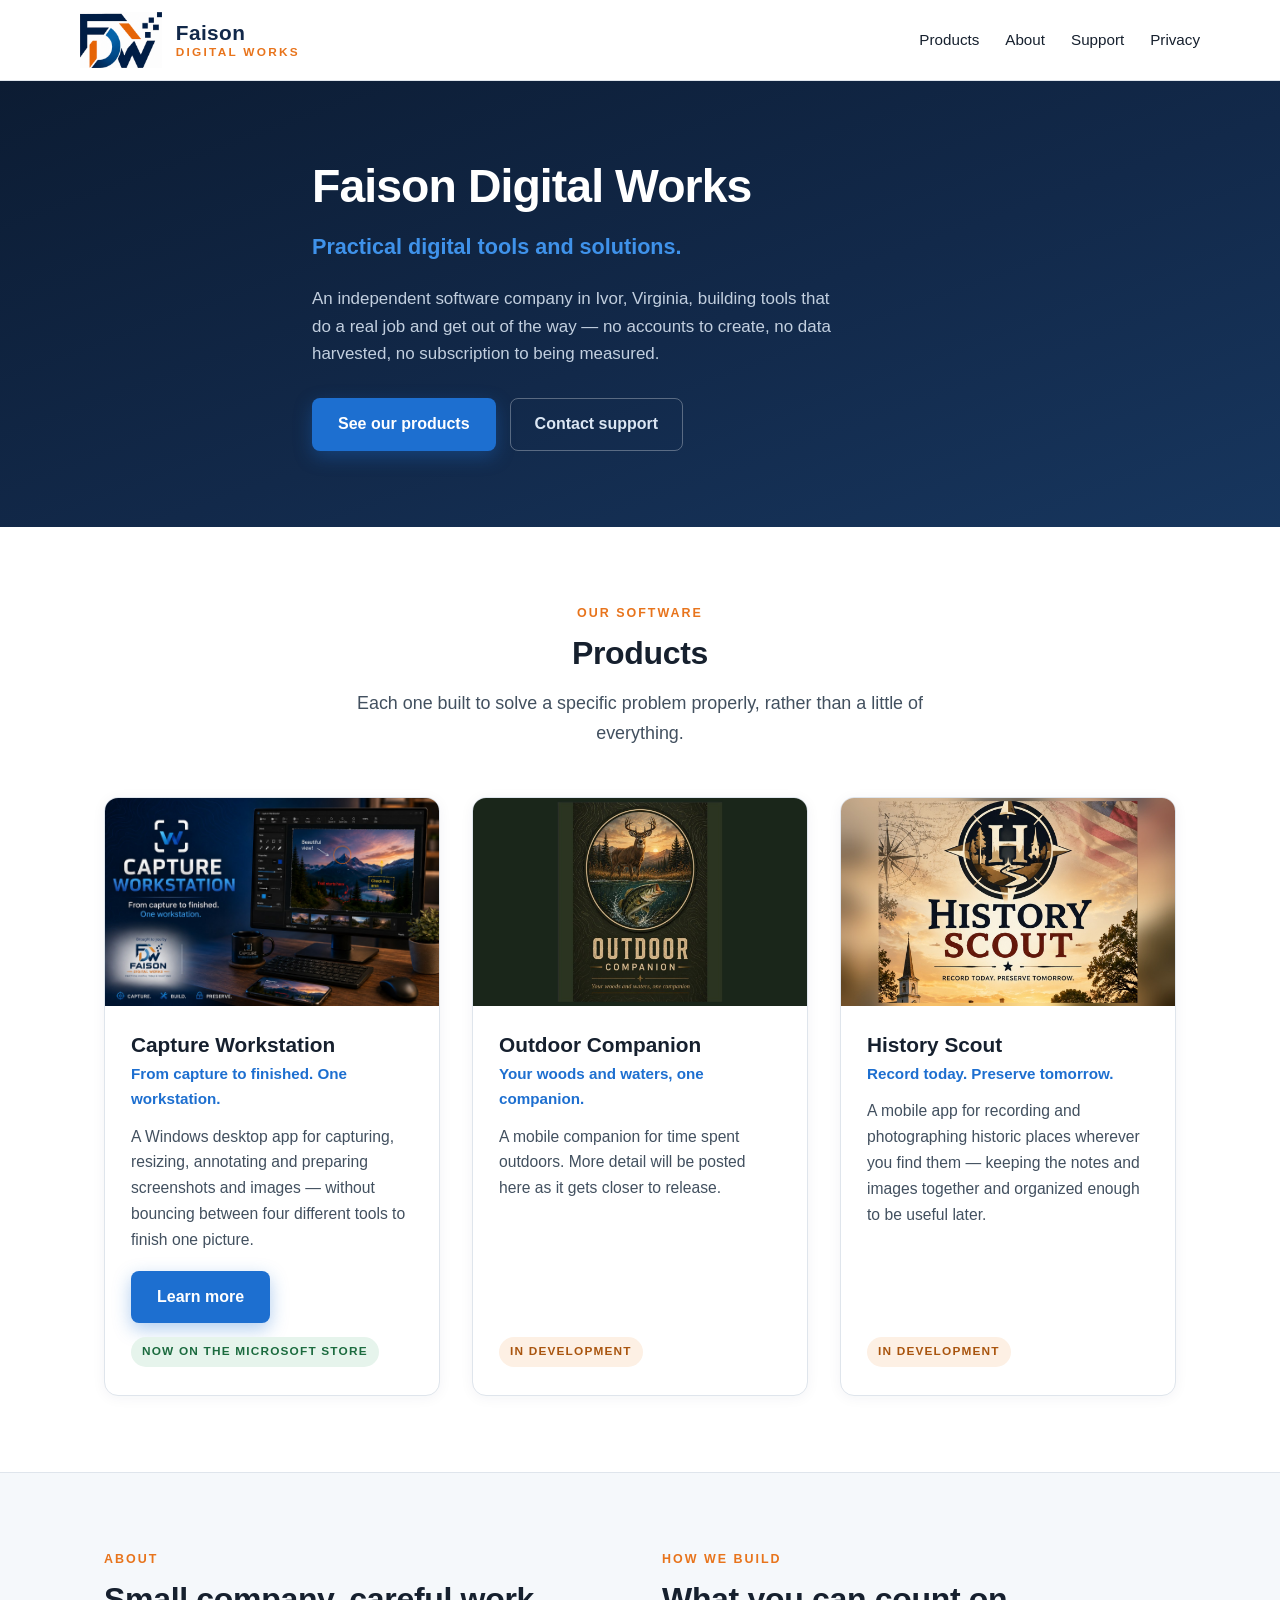
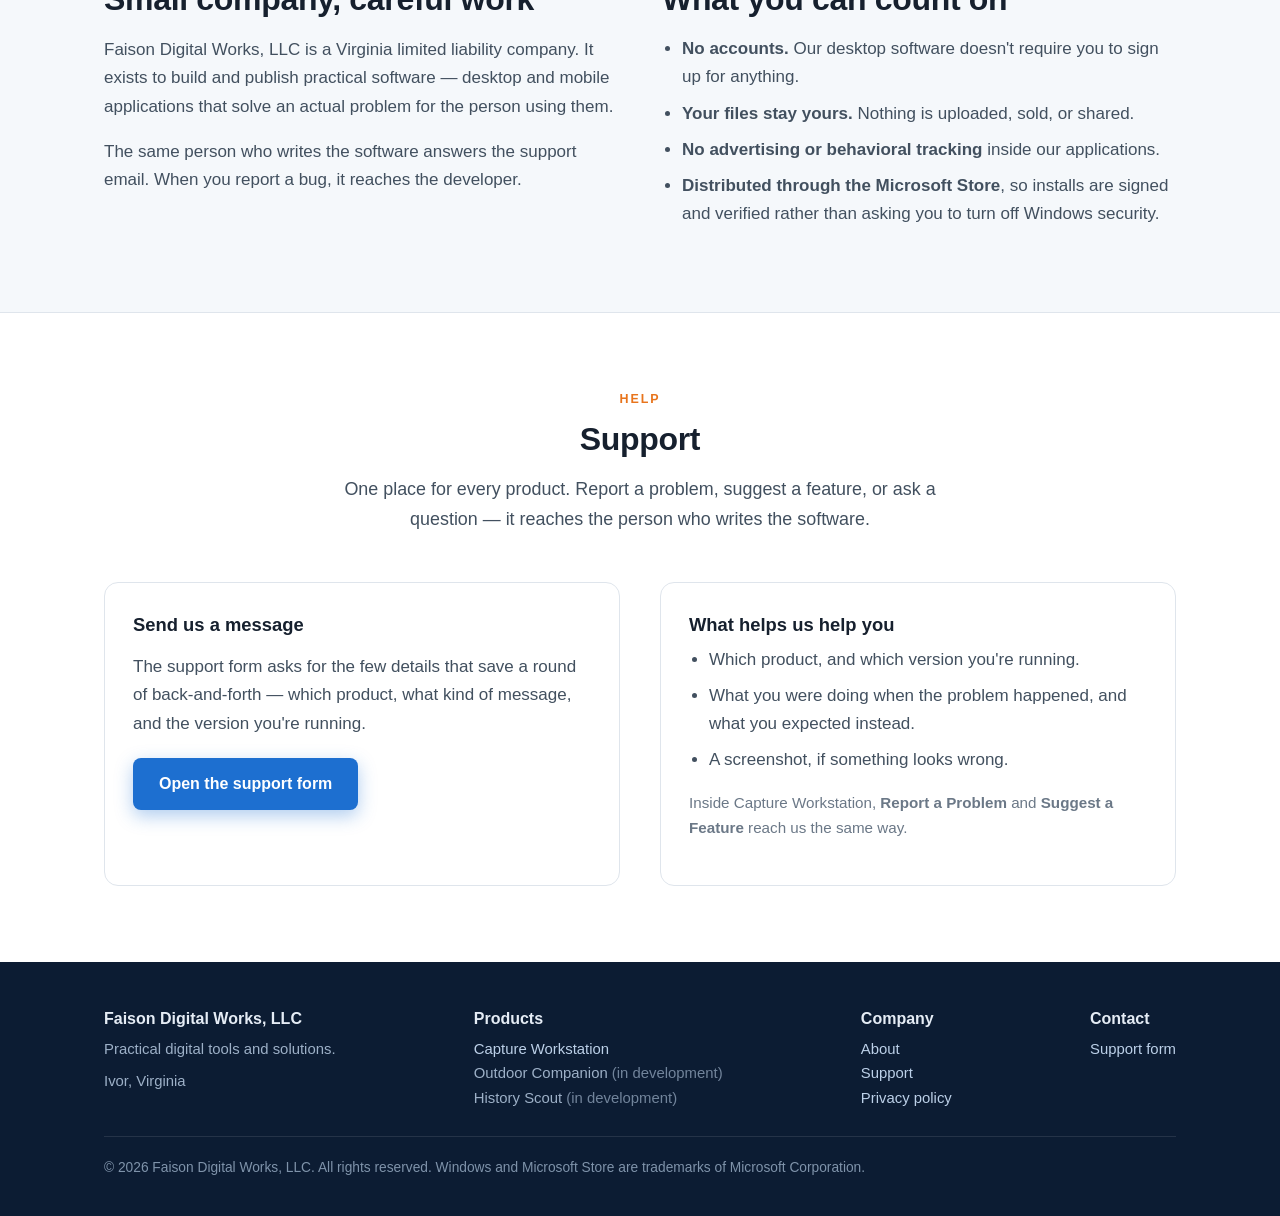
<file: index.html>
<!DOCTYPE html>
<html lang="en">
<head>
<meta charset="utf-8">
<meta name="viewport" content="width=device-width, initial-scale=1">
<title>Faison Digital Works, LLC — Practical digital tools and solutions</title>
<meta name="description" content="Faison Digital Works, LLC builds practical Windows and mobile applications, including Capture Workstation. Independent software from Ivor, Virginia.">
<link rel="icon" href="img/fdw-logo.png">
<link rel="stylesheet" href="style.css">
</head>
<body>

<header>
  <div class="wrap bar">
    <a class="brand" href="index.html"><img src="img/fdw-mark.png" alt=""><span class="bn"><b>Faison</b><span>Digital Works</span></span></a>
    <nav>
      <ul>
        <li><a href="#products">Products</a></li>
        <li><a href="#about">About</a></li>
        <li><a href="support.html">Support</a></li>
        <li><a href="privacy.html">Privacy</a></li>
      </ul>
    </nav>
  </div>
</header>

<div class="hero">
  <div class="wrap hero-center">
    <h1>Faison Digital Works</h1>
    <p class="tag">Practical digital tools and solutions.</p>
    <p>An independent software company in Ivor, Virginia, building tools that do a real job and get out of the way — no accounts to create, no data harvested, no subscription to being measured.</p>
    <div class="cta-row">
      <a class="btn" href="#products">See our products</a>
      <a class="btn-ghost" href="support.html">Contact support</a>
    </div>
  </div>
</div>

<section id="products">
  <div class="wrap">
    <div class="section-head">
      <p class="eyebrow">Our software</p>
      <h2>Products</h2>
      <p class="lead">Each one built to solve a specific problem properly, rather than a little of everything.</p>
    </div>

    <div class="products">

      <article class="product">
        <div class="thumb"><img src="img/hero.jpg" alt="Capture Workstation"></div>
        <div class="body">
          <h3>Capture Workstation</h3>
          <p class="kicker">From capture to finished. One workstation.</p>
          <p>A Windows desktop app for capturing, resizing, annotating and preparing screenshots and images — without bouncing between four different tools to finish one picture.</p>
          <div class="foot">
            <a class="btn" href="capture-workstation.html">Learn more</a>
            <a class="badge badge-live" href="https://apps.microsoft.com/detail/9plr3jsb3f2g">Now on the Microsoft Store</a>
          </div>
        </div>
      </article>

      <article class="product">
        <div class="thumb"><img src="img/outdoor-companion.jpg" alt="Outdoor Companion"></div>
        <div class="body">
          <h3>Outdoor Companion</h3>
          <p class="kicker">Your woods and waters, one companion.</p>
          <p>A mobile companion for time spent outdoors. More detail will be posted here as it gets closer to release.</p>
          <div class="foot">
            <span class="badge badge-soon">In development</span>
          </div>
        </div>
      </article>

      <article class="product">
        <div class="thumb"><img src="img/history-scout.jpg" alt="History Scout"></div>
        <div class="body">
          <h3>History Scout</h3>
          <p class="kicker">Record today. Preserve tomorrow.</p>
          <p>A mobile app for recording and photographing historic places wherever you find them — keeping the notes and images together and organized enough to be useful later.</p>
          <div class="foot">
            <span class="badge badge-soon">In development</span>
          </div>
        </div>
      </article>

    </div>
  </div>
</section>

<section class="soft" id="about">
  <div class="wrap">
    <div class="two-col">
      <div>
        <p class="eyebrow">About</p>
        <h2>Small company, careful work</h2>
        <p>Faison Digital Works, LLC is a Virginia limited liability company. It exists to build and publish practical software — desktop and mobile applications that solve an actual problem for the person using them.</p>
        <p>The same person who writes the software answers the support email. When you report a bug, it reaches the developer.</p>
      </div>
      <div>
        <p class="eyebrow">How we build</p>
        <h2>What you can count on</h2>
        <ul class="plain">
          <li><strong>No accounts.</strong> Our desktop software doesn't require you to sign up for anything.</li>
          <li><strong>Your files stay yours.</strong> Nothing is uploaded, sold, or shared.</li>
          <li><strong>No advertising or behavioral tracking</strong> inside our applications.</li>
          <li><strong>Distributed through the Microsoft Store</strong>, so installs are signed and verified rather than asking you to turn off Windows security.</li>
        </ul>
      </div>
    </div>
  </div>
</section>

<section id="support">
  <div class="wrap">
    <div class="section-head">
      <p class="eyebrow">Help</p>
      <h2>Support</h2>
      <p class="lead">One place for every product. Report a problem, suggest a feature, or ask a question — it reaches the person who writes the software.</p>
    </div>

    <div class="support-grid">
      <div class="panel">
        <h3>Send us a message</h3>
        <p>The support form asks for the few details that save a round of back-and-forth — which product, what kind of message, and the version you're running.</p>
        <p style="margin-top:20px"><a class="btn" href="support.html">Open the support form</a></p>
      </div>
      <div class="panel">
        <h3>What helps us help you</h3>
        <ul class="plain">
          <li>Which product, and which version you're running.</li>
          <li>What you were doing when the problem happened, and what you expected instead.</li>
          <li>A screenshot, if something looks wrong.</li>
        </ul>
        <p style="margin-top:16px;font-size:.95rem;color:var(--muted)">Inside Capture Workstation, <strong>Report a Problem</strong> and <strong>Suggest a Feature</strong> reach us the same way.</p>
      </div>
    </div>
  </div>
</section>

<footer>
  <div class="wrap">
    <div class="cols">
      <div>
        <div class="co">Faison Digital Works, LLC</div>
        <div>Practical digital tools and solutions.</div>
        <div style="margin-top:8px">Ivor, Virginia</div>
      </div>
      <div>
        <div class="co">Products</div>
        <div><a href="capture-workstation.html">Capture Workstation</a></div>
        <div>Outdoor Companion <span style="opacity:.7">(in development)</span></div>
        <div>History Scout <span style="opacity:.7">(in development)</span></div>
      </div>
      <div>
        <div class="co">Company</div>
        <div><a href="#about">About</a></div>
        <div><a href="support.html">Support</a></div>
        <div><a href="privacy.html">Privacy policy</a></div>
      </div>
      <div>
        <div class="co">Contact</div>
        <div><a href="support.html">Support form</a></div>
      </div>
    </div>
    <div class="fine">© 2026 Faison Digital Works, LLC. All rights reserved. Windows and Microsoft Store are trademarks of Microsoft Corporation.</div>
  </div>
</footer>

</body>
</html>
</file>
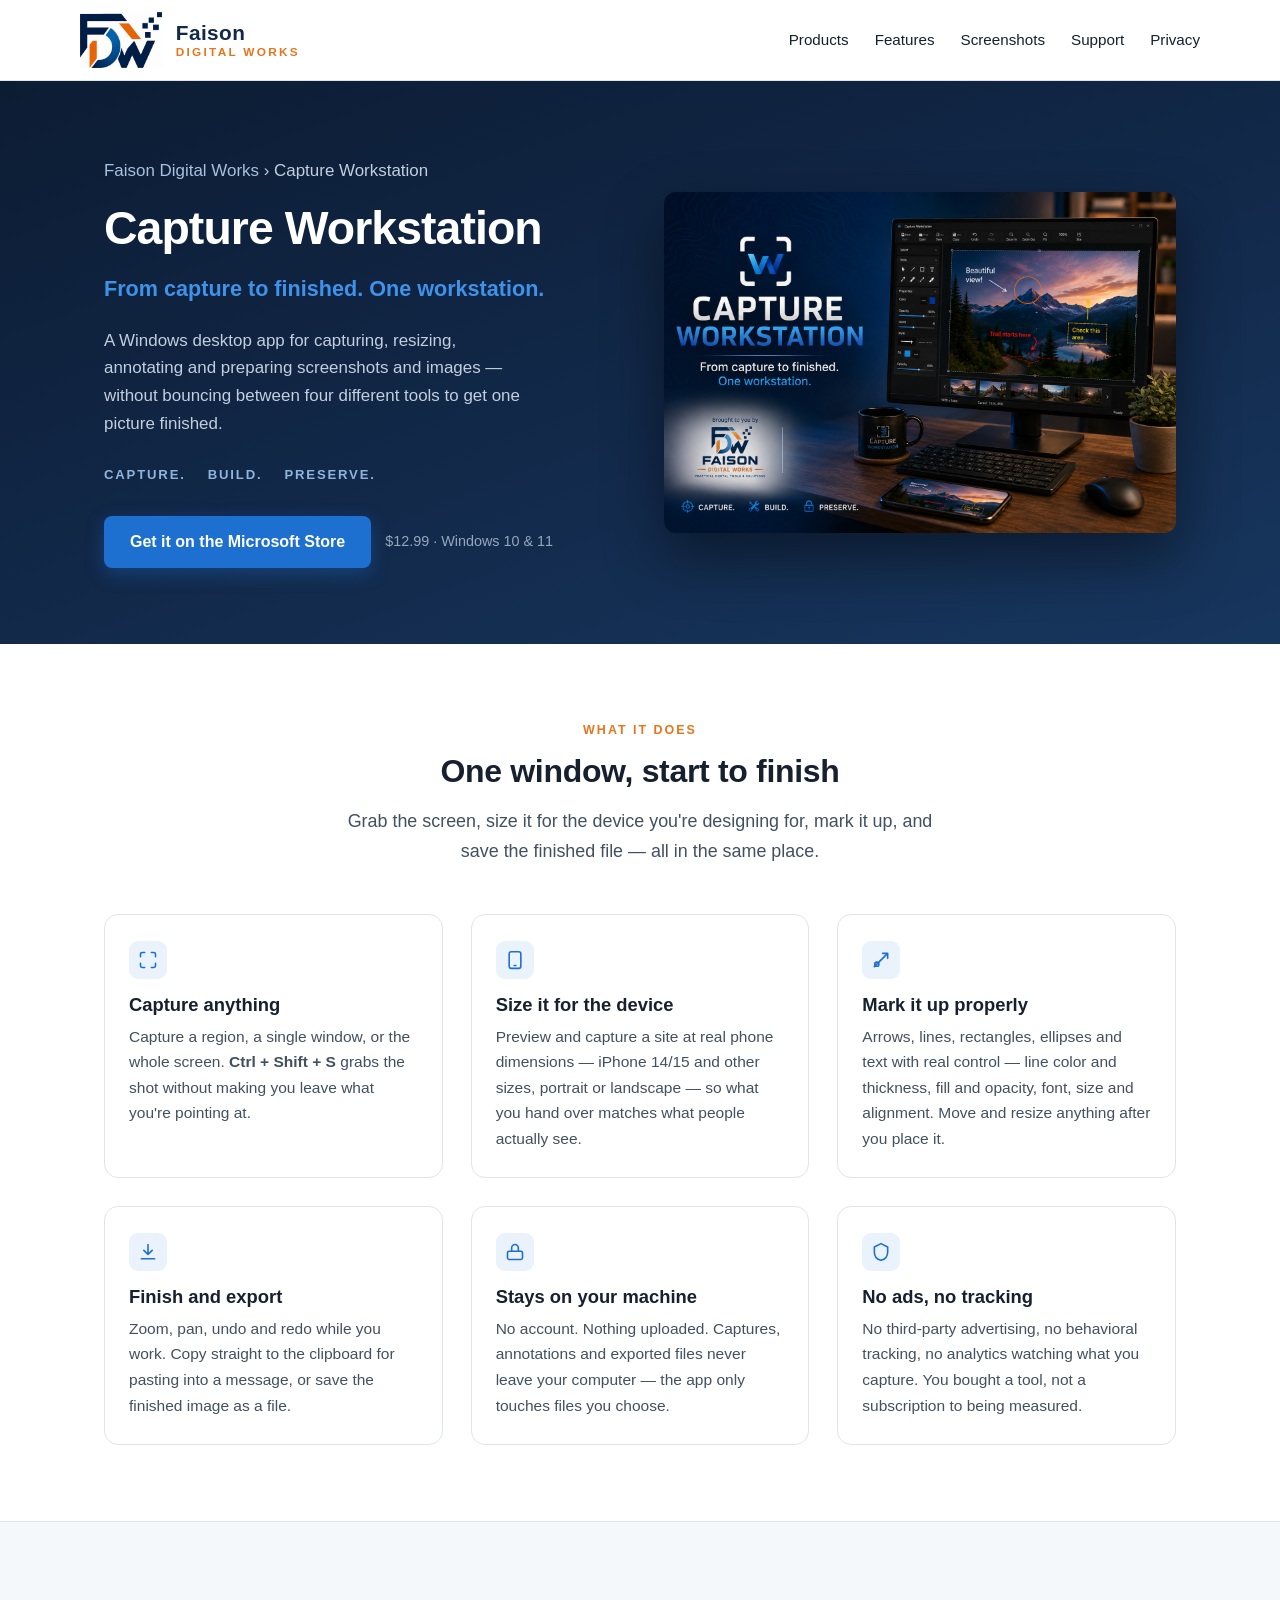
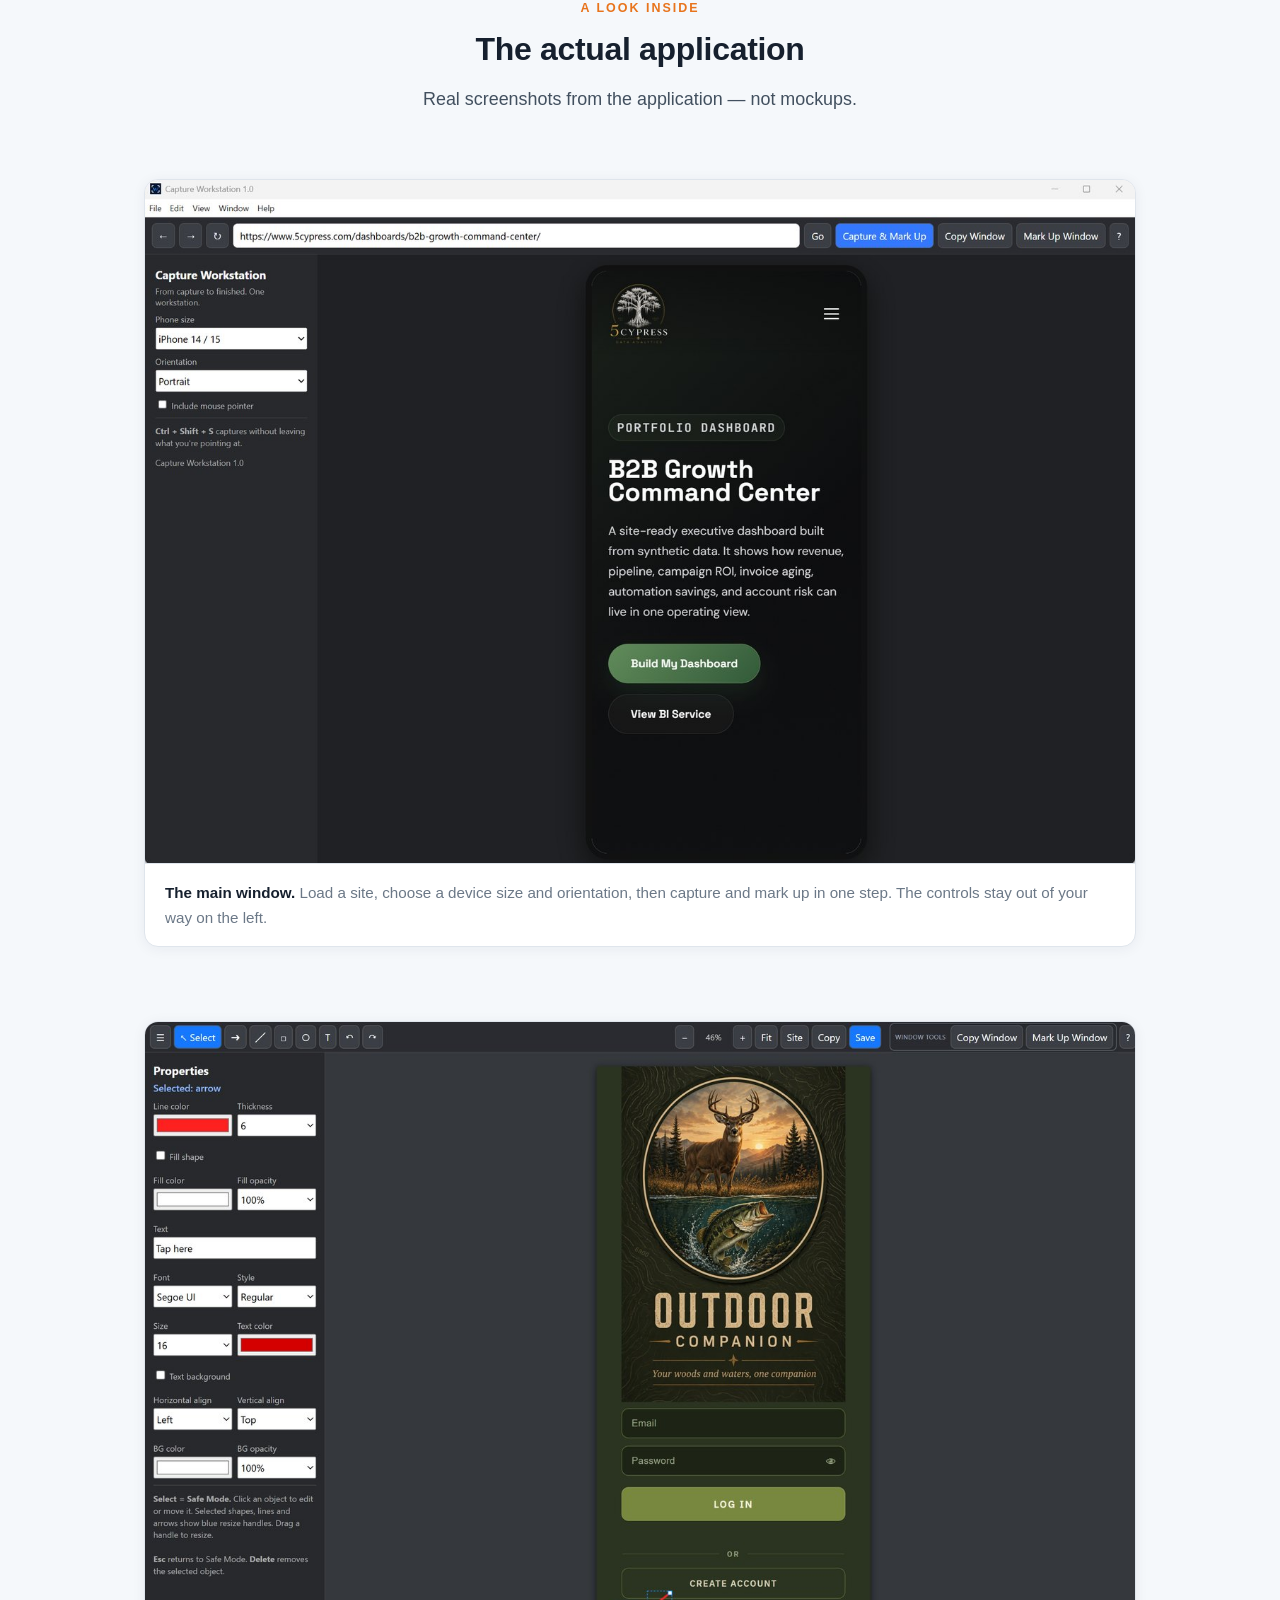
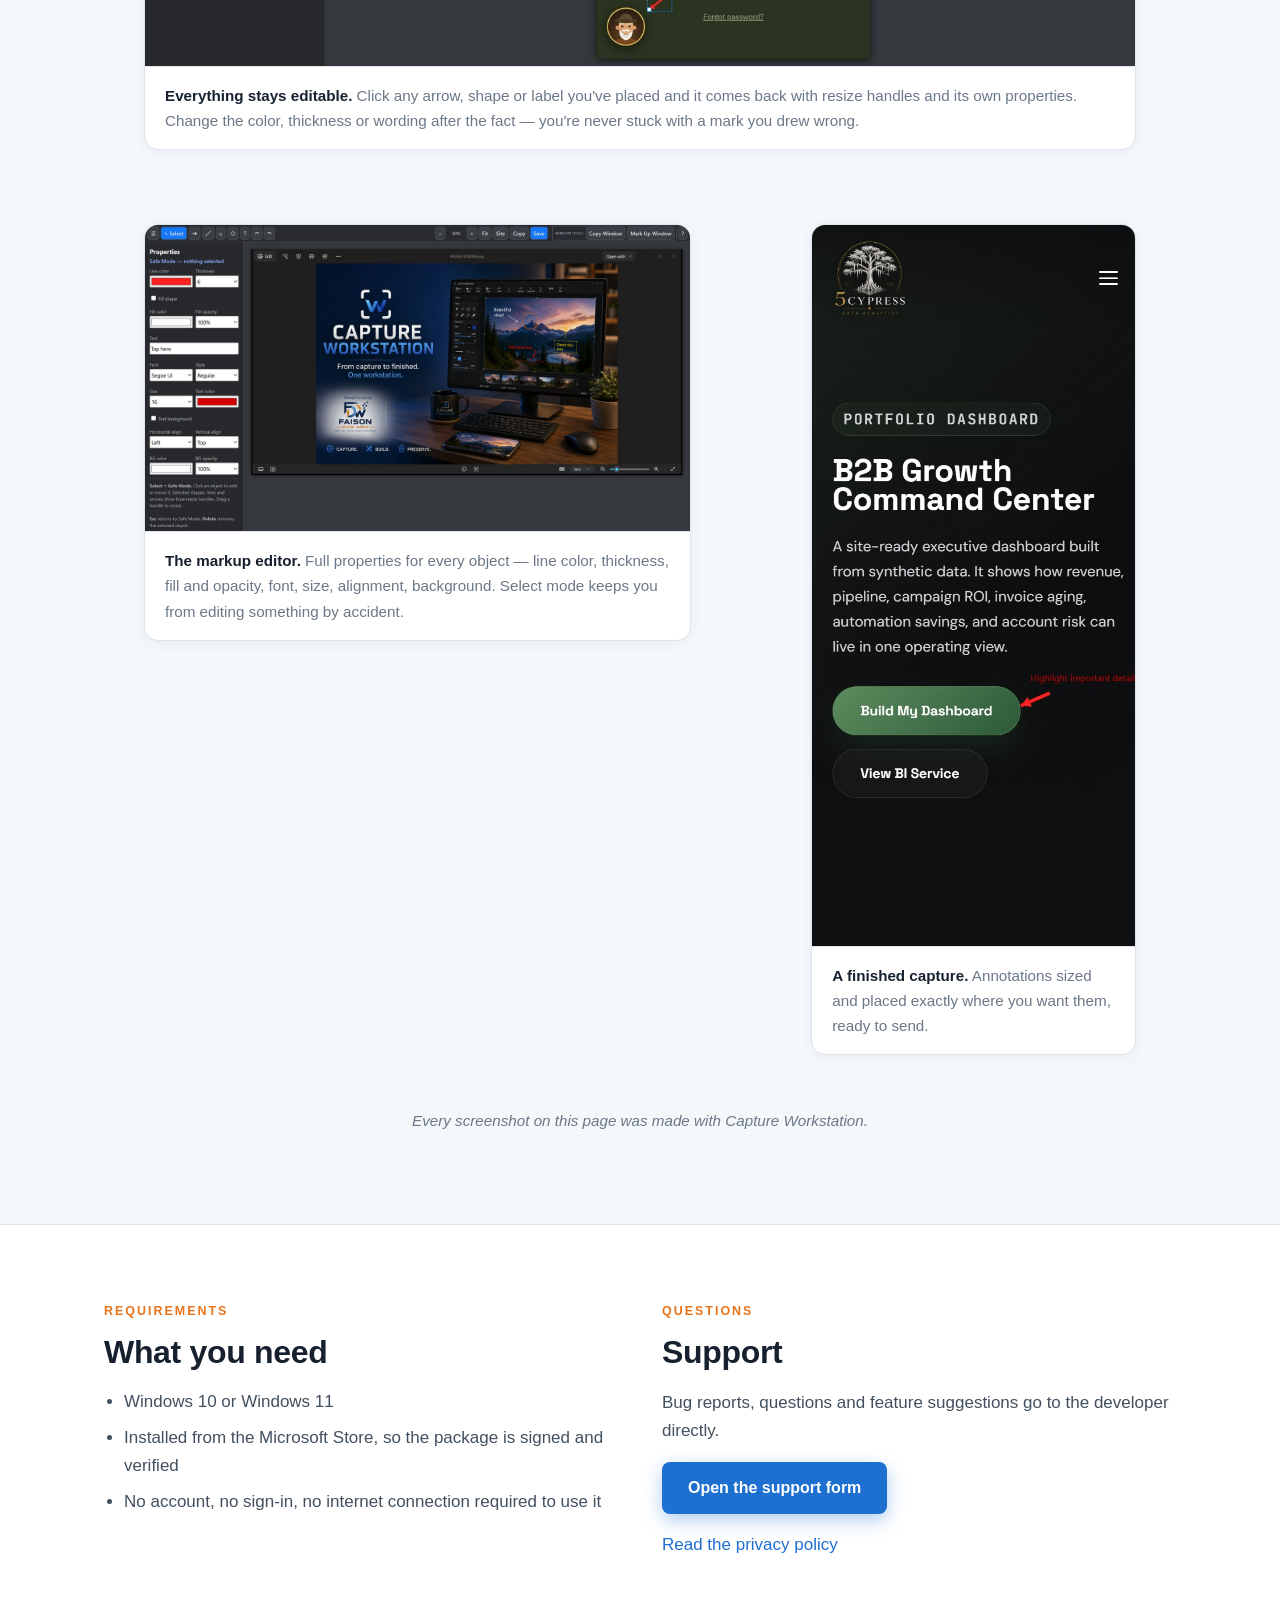
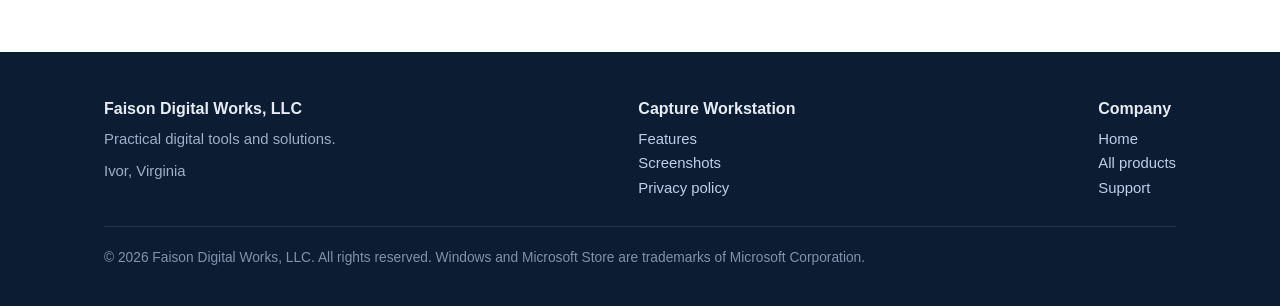
<file: capture-workstation.html>
<!DOCTYPE html>
<html lang="en">
<head>
<meta charset="utf-8">
<meta name="viewport" content="width=device-width, initial-scale=1">
<title>Capture Workstation — Faison Digital Works, LLC</title>
<meta name="description" content="Capture Workstation is a Windows app for capturing, resizing, annotating and preparing screenshots and images in one workspace. From Faison Digital Works, LLC.">
<link rel="icon" href="img/fdw-logo.png">
<link rel="stylesheet" href="style.css">
</head>
<body>

<header>
  <div class="wrap bar">
    <a class="brand" href="index.html"><img src="img/fdw-mark.png" alt=""><span class="bn"><b>Faison</b><span>Digital Works</span></span></a>
    <nav>
      <ul>
        <li><a href="index.html#products">Products</a></li>
        <li><a href="#features">Features</a></li>
        <li><a href="#screenshots">Screenshots</a></li>
        <li><a href="support.html">Support</a></li>
        <li><a href="privacy.html">Privacy</a></li>
      </ul>
    </nav>
  </div>
</header>

<div class="hero">
  <div class="wrap hero-grid">
    <div>
      <p class="crumb"><a href="index.html">Faison Digital Works</a> &rsaquo; Capture Workstation</p>
      <h1>Capture Workstation</h1>
      <p class="tag">From capture to finished. One workstation.</p>
      <p>A Windows desktop app for capturing, resizing, annotating and preparing screenshots and images — without bouncing between four different tools to get one picture finished.</p>
      <ul class="pills">
        <li>Capture.</li>
        <li>Build.</li>
        <li>Preserve.</li>
      </ul>
      <div class="cta-row">
        <a class="btn" href="https://apps.microsoft.com/detail/9plr3jsb3f2g">Get it on the Microsoft Store</a>
        <span class="btn-note">$12.99 &middot; Windows 10 &amp; 11</span>
      </div>
    </div>
    <div class="hero-img">
      <img src="img/hero.jpg" alt="Capture Workstation shown on a desktop monitor with an annotated photograph">
    </div>
  </div>
</div>

<section id="features">
  <div class="wrap">
    <div class="section-head">
      <p class="eyebrow">What it does</p>
      <h2>One window, start to finish</h2>
      <p class="lead">Grab the screen, size it for the device you're designing for, mark it up, and save the finished file — all in the same place.</p>
    </div>

    <div class="features">
      <div class="card">
        <div class="ico"><svg viewBox="0 0 24 24"><path d="M3 8V5a2 2 0 0 1 2-2h3M16 3h3a2 2 0 0 1 2 2v3M21 16v3a2 2 0 0 1-2 2h-3M8 21H5a2 2 0 0 1-2-2v-3"/></svg></div>
        <h3>Capture anything</h3>
        <p>Capture a region, a single window, or the whole screen. <strong>Ctrl + Shift + S</strong> grabs the shot without making you leave what you're pointing at.</p>
      </div>
      <div class="card">
        <div class="ico"><svg viewBox="0 0 24 24"><rect x="5" y="2" width="14" height="20" rx="2.5"/><path d="M11 18.5h2"/></svg></div>
        <h3>Size it for the device</h3>
        <p>Preview and capture a site at real phone dimensions — iPhone 14/15 and other sizes, portrait or landscape — so what you hand over matches what people actually see.</p>
      </div>
      <div class="card">
        <div class="ico"><svg viewBox="0 0 24 24"><path d="M4 20 20 4M14 4h6v6"/><circle cx="7" cy="17" r="2.5"/></svg></div>
        <h3>Mark it up properly</h3>
        <p>Arrows, lines, rectangles, ellipses and text with real control — line color and thickness, fill and opacity, font, size and alignment. Move and resize anything after you place it.</p>
      </div>
      <div class="card">
        <div class="ico"><svg viewBox="0 0 24 24"><path d="M12 3v12M7 10l5 5 5-5M4 20h16"/></svg></div>
        <h3>Finish and export</h3>
        <p>Zoom, pan, undo and redo while you work. Copy straight to the clipboard for pasting into a message, or save the finished image as a file.</p>
      </div>
      <div class="card">
        <div class="ico"><svg viewBox="0 0 24 24"><rect x="3" y="11" width="18" height="10" rx="2"/><path d="M8 11V7a4 4 0 0 1 8 0v4"/></svg></div>
        <h3>Stays on your machine</h3>
        <p>No account. Nothing uploaded. Captures, annotations and exported files never leave your computer — the app only touches files you choose.</p>
      </div>
      <div class="card">
        <div class="ico"><svg viewBox="0 0 24 24"><path d="M12 2 4 6v6c0 5 3.4 8.9 8 10 4.6-1.1 8-5 8-10V6z"/></svg></div>
        <h3>No ads, no tracking</h3>
        <p>No third-party advertising, no behavioral tracking, no analytics watching what you capture. You bought a tool, not a subscription to being measured.</p>
      </div>
    </div>
  </div>
</section>

<section class="soft" id="screenshots">
  <div class="wrap">
    <div class="section-head">
      <p class="eyebrow">A look inside</p>
      <h2>The actual application</h2>
      <p class="lead">Real screenshots from the application — not mockups.</p>
    </div>

    <div class="shots">
      <figure class="shot">
        <img src="img/shot-main.jpg" alt="Capture Workstation main window showing a website previewed at phone size">
        <figcaption><strong>The main window.</strong> Load a site, choose a device size and orientation, then capture and mark up in one step. The controls stay out of your way on the left.</figcaption>
      </figure>

      <figure class="shot">
        <img src="img/shot-select.jpg" alt="An arrow selected on a capture, showing resize handles and its properties">
        <figcaption><strong>Everything stays editable.</strong> Click any arrow, shape or label you've placed and it comes back with resize handles and its own properties. Change the color, thickness or wording after the fact — you're never stuck with a mark you drew wrong.</figcaption>
      </figure>

      <div class="shot-pair">
        <figure class="shot">
          <img src="img/shot-editor.jpg" alt="The markup editor with tool palette and properties panel">
          <figcaption><strong>The markup editor.</strong> Full properties for every object — line color, thickness, fill and opacity, font, size, alignment, background. Select mode keeps you from editing something by accident.</figcaption>
        </figure>
        <figure class="shot">
          <img src="img/shot-markup.jpg" alt="An annotated capture with an arrow pointing to a detail">
          <figcaption><strong>A finished capture.</strong> Annotations sized and placed exactly where you want them, ready to send.</figcaption>
        </figure>
      </div>
    </div>

    <p class="made-with">Every screenshot on this page was made with Capture Workstation.</p>
  </div>
</section>

<section>
  <div class="wrap">
    <div class="two-col">
      <div>
        <p class="eyebrow">Requirements</p>
        <h2>What you need</h2>
        <ul class="plain">
          <li>Windows 10 or Windows 11</li>
          <li>Installed from the Microsoft Store, so the package is signed and verified</li>
          <li>No account, no sign-in, no internet connection required to use it</li>
        </ul>
      </div>
      <div>
        <p class="eyebrow">Questions</p>
        <h2>Support</h2>
        <p>Bug reports, questions and feature suggestions go to the developer directly.</p>
        <p style="margin:16px 0"><a class="btn" href="support.html">Open the support form</a></p>
        <p><a href="privacy.html">Read the privacy policy</a></p>
      </div>
    </div>
  </div>
</section>

<footer>
  <div class="wrap">
    <div class="cols">
      <div>
        <div class="co">Faison Digital Works, LLC</div>
        <div>Practical digital tools and solutions.</div>
        <div style="margin-top:8px">Ivor, Virginia</div>
      </div>
      <div>
        <div class="co">Capture Workstation</div>
        <div><a href="#features">Features</a></div>
        <div><a href="#screenshots">Screenshots</a></div>
        <div><a href="privacy.html">Privacy policy</a></div>
      </div>
      <div>
        <div class="co">Company</div>
        <div><a href="index.html">Home</a></div>
        <div><a href="index.html#products">All products</a></div>
        <div><a href="support.html">Support</a></div>
      </div>
    </div>
    <div class="fine">© 2026 Faison Digital Works, LLC. All rights reserved. Windows and Microsoft Store are trademarks of Microsoft Corporation.</div>
  </div>
</footer>

</body>
</html>
</file>
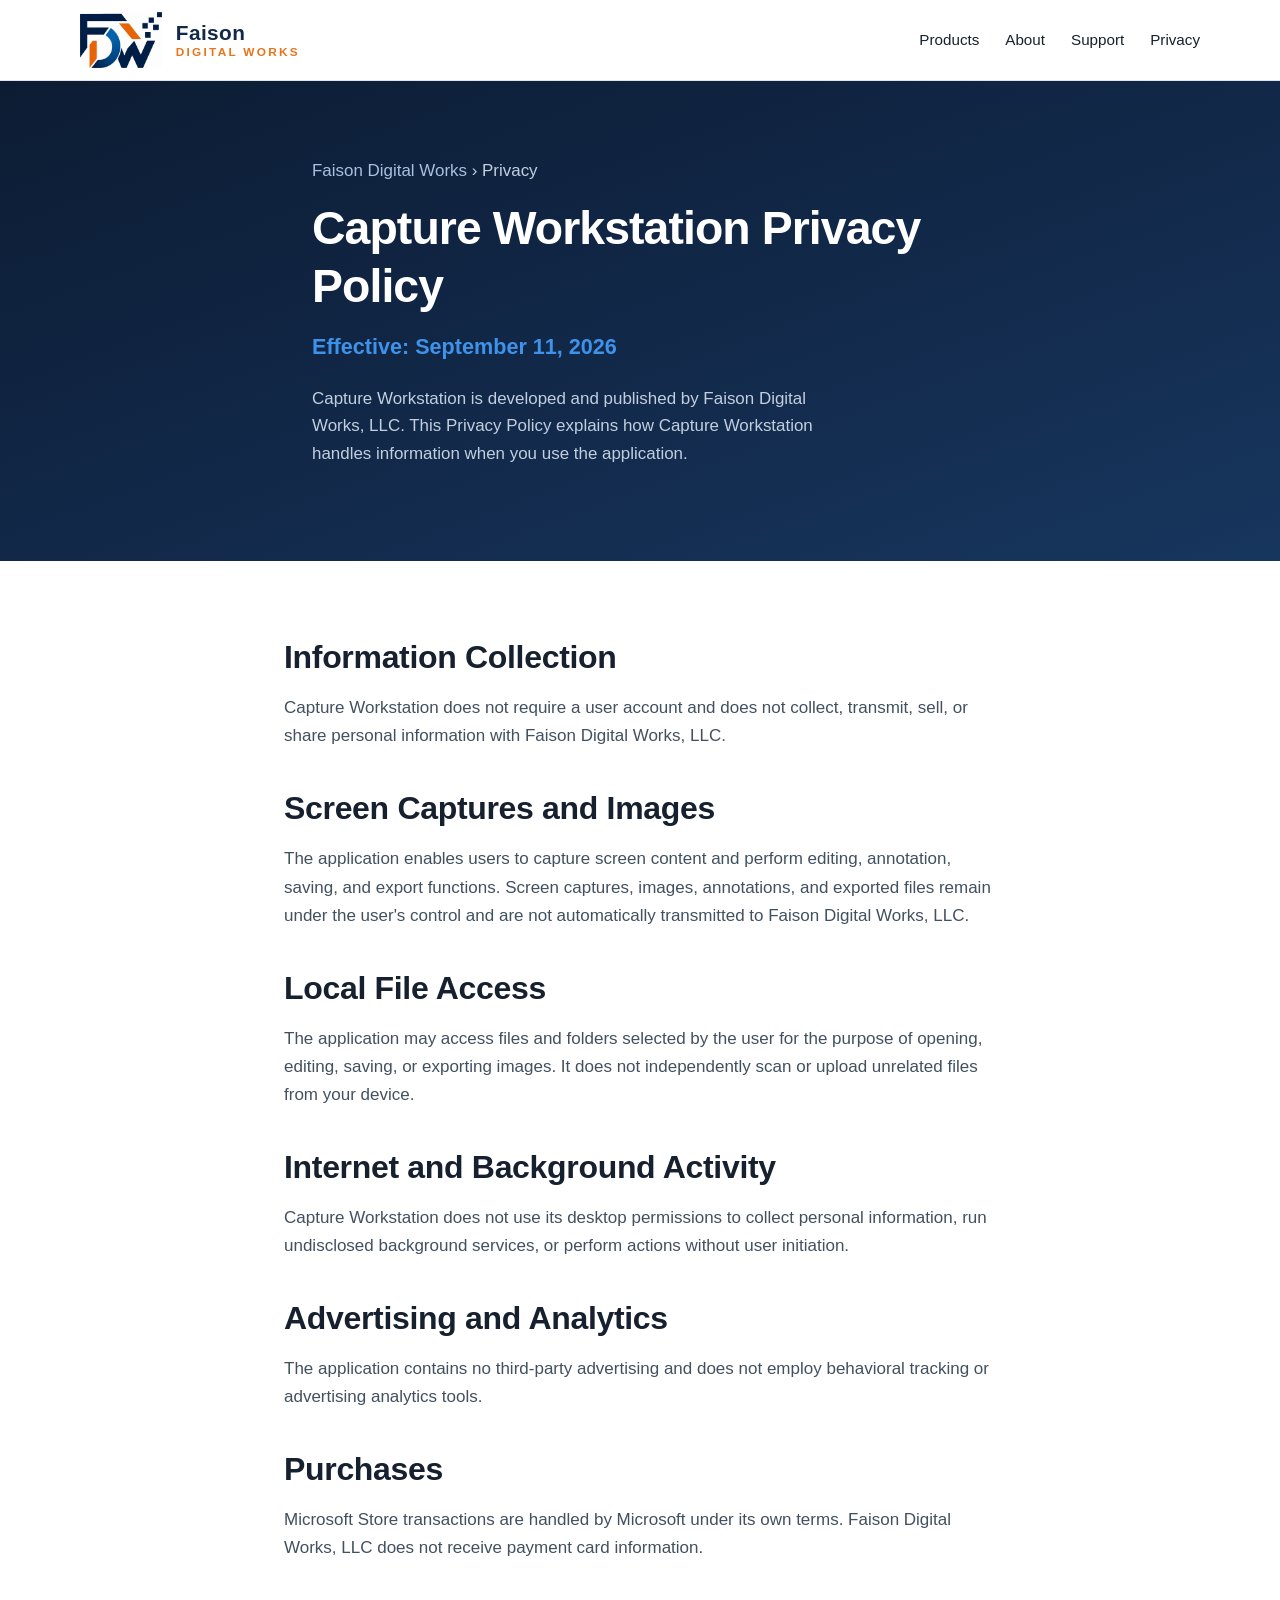
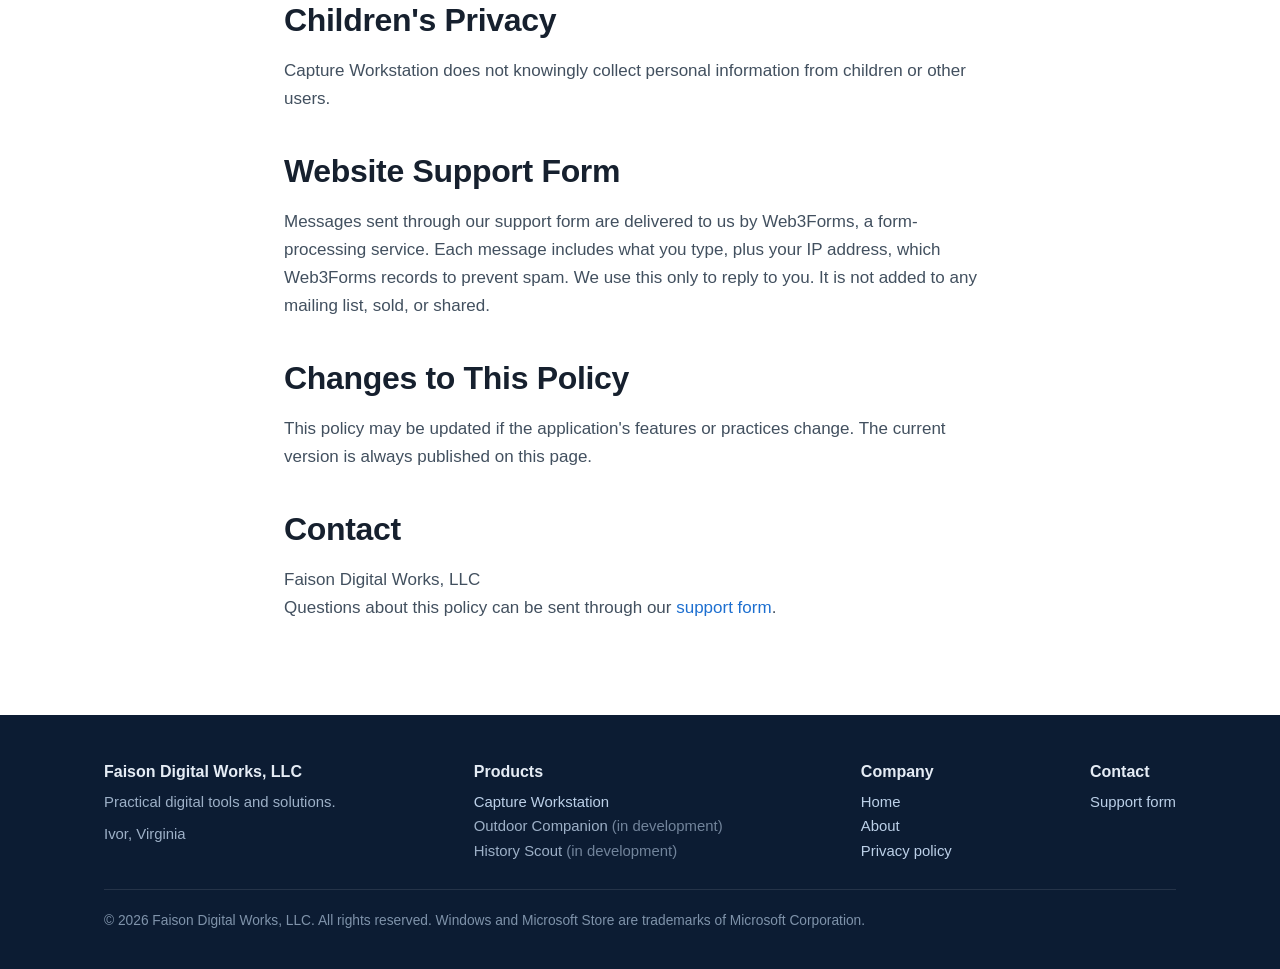
<file: privacy.html>
<!DOCTYPE html>
<html lang="en">
<head>
<meta charset="utf-8">
<meta name="viewport" content="width=device-width, initial-scale=1">
<title>Capture Workstation Privacy Policy — Faison Digital Works, LLC</title>
<meta name="description" content="Privacy policy for Capture Workstation, published by Faison Digital Works, LLC.">
<link rel="icon" href="img/fdw-logo.png">
<link rel="stylesheet" href="style.css">
</head>
<body>

<header>
  <div class="wrap bar">
    <a class="brand" href="index.html"><img src="img/fdw-mark.png" alt=""><span class="bn"><b>Faison</b><span>Digital Works</span></span></a>
    <nav>
      <ul>
        <li><a href="index.html#products">Products</a></li>
        <li><a href="index.html#about">About</a></li>
        <li><a href="support.html">Support</a></li>
        <li><a href="privacy.html">Privacy</a></li>
      </ul>
    </nav>
  </div>
</header>

<div class="hero">
  <div class="wrap hero-center">
    <p class="crumb"><a href="index.html">Faison Digital Works</a> &rsaquo; Privacy</p>
    <h1>Capture Workstation Privacy Policy</h1>
    <p class="tag">Effective: September 11, 2026</p>
    <p>Capture Workstation is developed and published by Faison Digital Works, LLC. This Privacy Policy explains how Capture Workstation handles information when you use the application.</p>
  </div>
</div>

<section>
  <div class="wrap form-wrap">

    <h2>Information Collection</h2>
    <p>Capture Workstation does not require a user account and does not collect, transmit, sell, or share personal information with Faison Digital Works, LLC.</p>

    <h2 style="margin-top:38px">Screen Captures and Images</h2>
    <p>The application enables users to capture screen content and perform editing, annotation, saving, and export functions. Screen captures, images, annotations, and exported files remain under the user's control and are not automatically transmitted to Faison Digital Works, LLC.</p>

    <h2 style="margin-top:38px">Local File Access</h2>
    <p>The application may access files and folders selected by the user for the purpose of opening, editing, saving, or exporting images. It does not independently scan or upload unrelated files from your device.</p>

    <h2 style="margin-top:38px">Internet and Background Activity</h2>
    <p>Capture Workstation does not use its desktop permissions to collect personal information, run undisclosed background services, or perform actions without user initiation.</p>

    <h2 style="margin-top:38px">Advertising and Analytics</h2>
    <p>The application contains no third-party advertising and does not employ behavioral tracking or advertising analytics tools.</p>

    <h2 style="margin-top:38px">Purchases</h2>
    <p>Microsoft Store transactions are handled by Microsoft under its own terms. Faison Digital Works, LLC does not receive payment card information.</p>

    <h2 style="margin-top:38px">Children's Privacy</h2>
    <p>Capture Workstation does not knowingly collect personal information from children or other users.</p>

    <h2 style="margin-top:38px">Website Support Form</h2>
    <p>Messages sent through our support form are delivered to us by Web3Forms, a form-processing service. Each message includes what you type, plus your IP address, which Web3Forms records to prevent spam. We use this only to reply to you. It is not added to any mailing list, sold, or shared.</p>

    <h2 style="margin-top:38px">Changes to This Policy</h2>
    <p>This policy may be updated if the application's features or practices change. The current version is always published on this page.</p>

    <h2 style="margin-top:38px">Contact</h2>
    <p>Faison Digital Works, LLC<br>
    Questions about this policy can be sent through our <a href="support.html">support form</a>.</p>

  </div>
</section>

<footer>
  <div class="wrap">
    <div class="cols">
      <div>
        <div class="co">Faison Digital Works, LLC</div>
        <div>Practical digital tools and solutions.</div>
        <div style="margin-top:8px">Ivor, Virginia</div>
      </div>
      <div>
        <div class="co">Products</div>
        <div><a href="capture-workstation.html">Capture Workstation</a></div>
        <div>Outdoor Companion <span style="opacity:.7">(in development)</span></div>
        <div>History Scout <span style="opacity:.7">(in development)</span></div>
      </div>
      <div>
        <div class="co">Company</div>
        <div><a href="index.html">Home</a></div>
        <div><a href="index.html#about">About</a></div>
        <div><a href="privacy.html">Privacy policy</a></div>
      </div>
      <div>
        <div class="co">Contact</div>
        <div><a href="support.html">Support form</a></div>
      </div>
    </div>
    <div class="fine">© 2026 Faison Digital Works, LLC. All rights reserved. Windows and Microsoft Store are trademarks of Microsoft Corporation.</div>
  </div>
</footer>

</body>
</html>
</file>
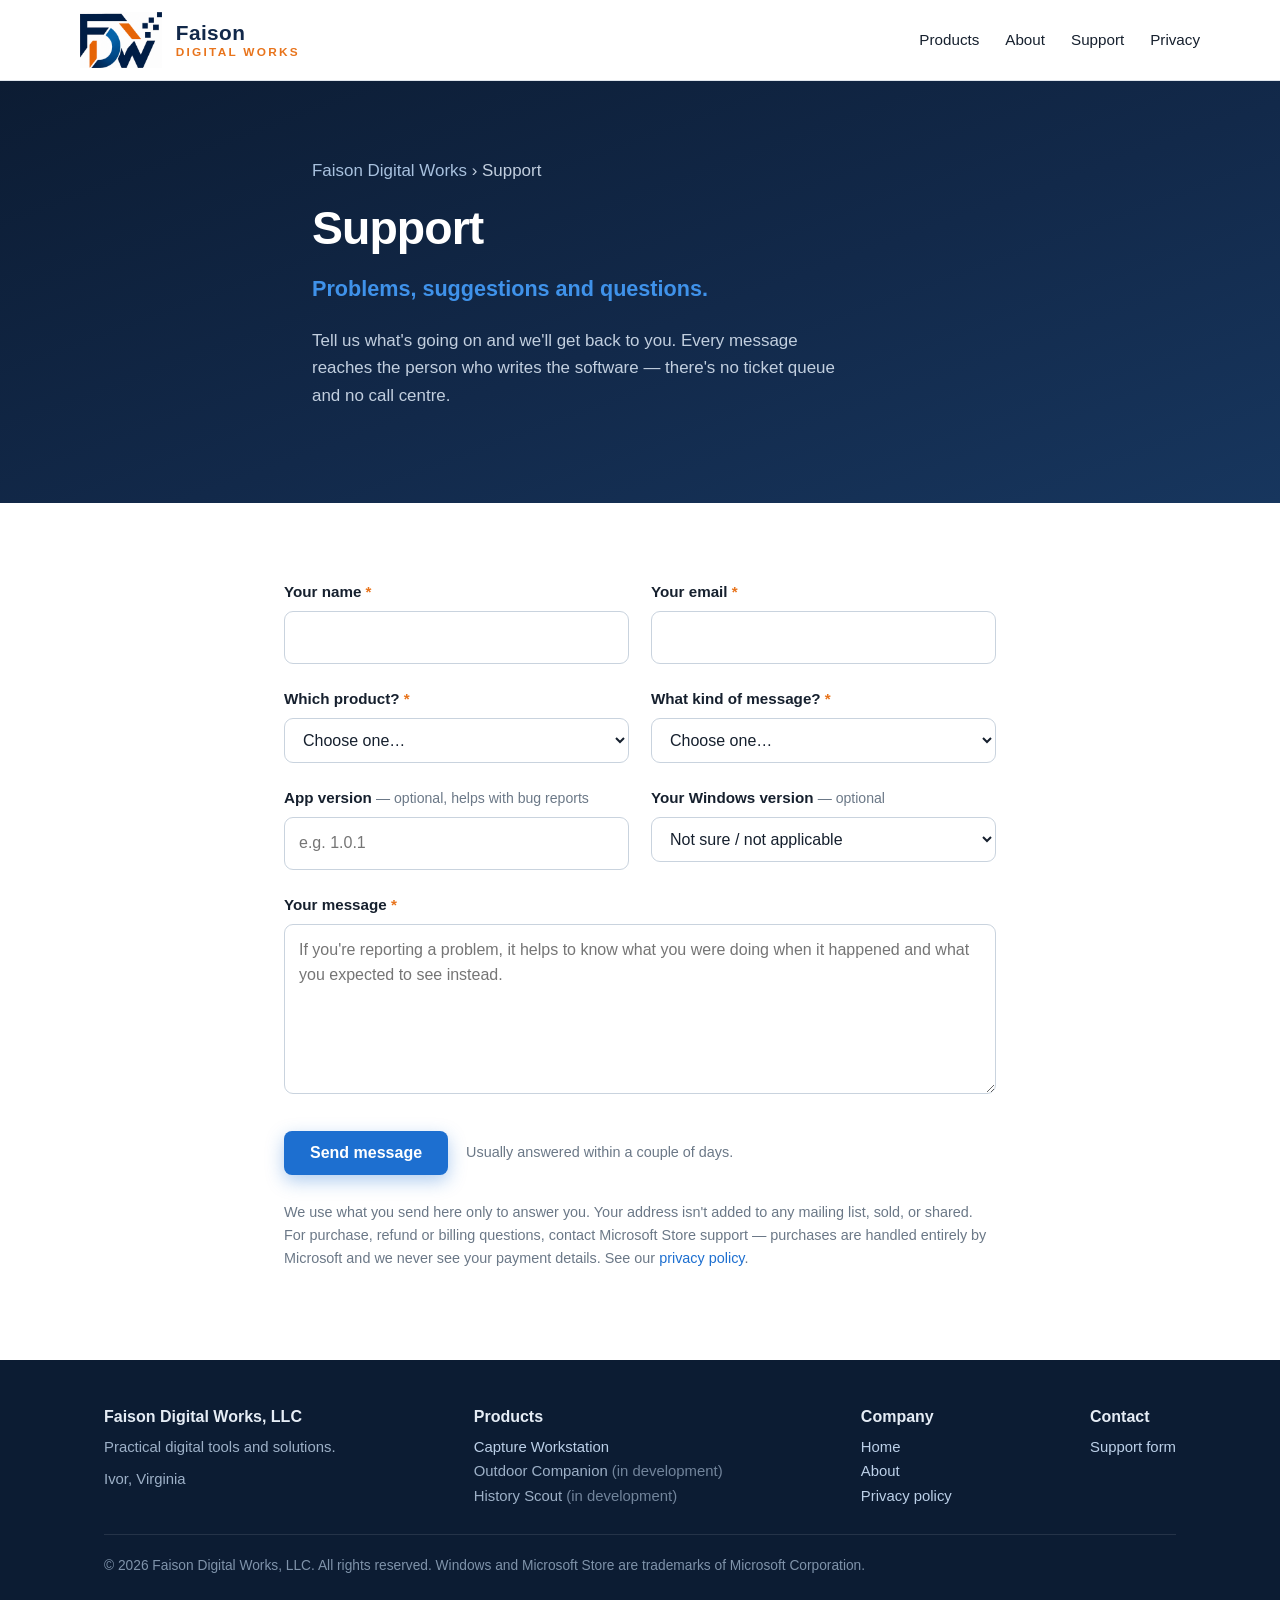
<file: support.html>
<!DOCTYPE html>
<html lang="en">
<head>
<meta charset="utf-8">
<meta name="viewport" content="width=device-width, initial-scale=1">
<title>Support — Faison Digital Works, LLC</title>
<meta name="description" content="Report a problem, suggest a feature, or ask a question about Faison Digital Works software.">
<link rel="icon" href="img/fdw-logo.png">
<link rel="stylesheet" href="style.css">
</head>
<body>

<header>
  <div class="wrap bar">
    <a class="brand" href="index.html"><img src="img/fdw-mark.png" alt=""><span class="bn"><b>Faison</b><span>Digital Works</span></span></a>
    <nav>
      <ul>
        <li><a href="index.html#products">Products</a></li>
        <li><a href="index.html#about">About</a></li>
        <li><a href="support.html">Support</a></li>
        <li><a href="privacy.html">Privacy</a></li>
      </ul>
    </nav>
  </div>
</header>

<div class="hero">
  <div class="wrap hero-center">
    <p class="crumb"><a href="index.html">Faison Digital Works</a> &rsaquo; Support</p>
    <h1>Support</h1>
    <p class="tag">Problems, suggestions and questions.</p>
    <p>Tell us what's going on and we'll get back to you. Every message reaches the person who writes the software — there's no ticket queue and no call centre.</p>
  </div>
</div>

<section>
  <div class="wrap form-wrap">

    <form action="https://api.web3forms.com/submit" method="POST">

      <input type="hidden" name="access_key" value="9e8b4f84-271a-4725-9e1f-c08c5a1a2bc7">
      <input type="hidden" name="subject" value="Faison Digital Works — website support form">
      <input type="hidden" name="from_name" value="faisondigitalworks.com">
      <input type="hidden" name="redirect" value="https://faisondigitalworks.com/thanks.html">

      <!-- spam trap: real people never fill this in -->
      <div class="honey" aria-hidden="true">
        <label>Leave this field empty
          <input type="checkbox" name="botcheck" tabindex="-1" autocomplete="off">
        </label>
      </div>

      <div class="field-row">
        <div class="field">
          <label for="name">Your name <span class="req">*</span></label>
          <input type="text" id="name" name="name" required autocomplete="name">
        </div>
        <div class="field">
          <label for="email">Your email <span class="req">*</span></label>
          <input type="email" id="email" name="email" required autocomplete="email">
        </div>
      </div>

      <div class="field-row">
        <div class="field">
          <label for="product">Which product? <span class="req">*</span></label>
          <select id="product" name="product" required>
            <option value="">Choose one…</option>
            <option>Capture Workstation</option>
            <option>Outdoor Companion</option>
            <option>History Scout</option>
            <option>Something else / general question</option>
          </select>
        </div>
        <div class="field">
          <label for="type">What kind of message? <span class="req">*</span></label>
          <select id="type" name="type" required>
            <option value="">Choose one…</option>
            <option>Report a problem</option>
            <option>Suggest a feature</option>
            <option>Ask a question</option>
            <option>General comment</option>
          </select>
        </div>
      </div>

      <div class="field-row">
        <div class="field">
          <label for="appversion">App version <span class="hint">— optional, helps with bug reports</span></label>
          <input type="text" id="appversion" name="app_version" placeholder="e.g. 1.0.1">
        </div>
        <div class="field">
          <label for="os">Your Windows version <span class="hint">— optional</span></label>
          <select id="os" name="windows_version">
            <option value="">Not sure / not applicable</option>
            <option>Windows 11</option>
            <option>Windows 10</option>
            <option>Other</option>
          </select>
        </div>
      </div>

      <div class="field">
        <label for="message">Your message <span class="req">*</span></label>
        <textarea id="message" name="message" required
          placeholder="If you're reporting a problem, it helps to know what you were doing when it happened and what you expected to see instead."></textarea>
      </div>

      <div class="form-actions">
        <button type="submit" class="btn">Send message</button>
        <span class="btn-note" style="color:var(--muted)">Usually answered within a couple of days.</span>
      </div>

      <p class="form-note">
        We use what you send here only to answer you. Your address isn't added to any mailing list,
        sold, or shared. For purchase, refund or billing questions, contact Microsoft Store support —
        purchases are handled entirely by Microsoft and we never see your payment details.
        See our <a href="privacy.html">privacy policy</a>.
      </p>

    </form>
  </div>
</section>

<footer>
  <div class="wrap">
    <div class="cols">
      <div>
        <div class="co">Faison Digital Works, LLC</div>
        <div>Practical digital tools and solutions.</div>
        <div style="margin-top:8px">Ivor, Virginia</div>
      </div>
      <div>
        <div class="co">Products</div>
        <div><a href="capture-workstation.html">Capture Workstation</a></div>
        <div>Outdoor Companion <span style="opacity:.7">(in development)</span></div>
        <div>History Scout <span style="opacity:.7">(in development)</span></div>
      </div>
      <div>
        <div class="co">Company</div>
        <div><a href="index.html">Home</a></div>
        <div><a href="index.html#about">About</a></div>
        <div><a href="privacy.html">Privacy policy</a></div>
      </div>
      <div>
        <div class="co">Contact</div>
        <div><a href="support.html">Support form</a></div>
      </div>
    </div>
    <div class="fine">© 2026 Faison Digital Works, LLC. All rights reserved. Windows and Microsoft Store are trademarks of Microsoft Corporation.</div>
  </div>
</footer>

</body>
</html>
</file>
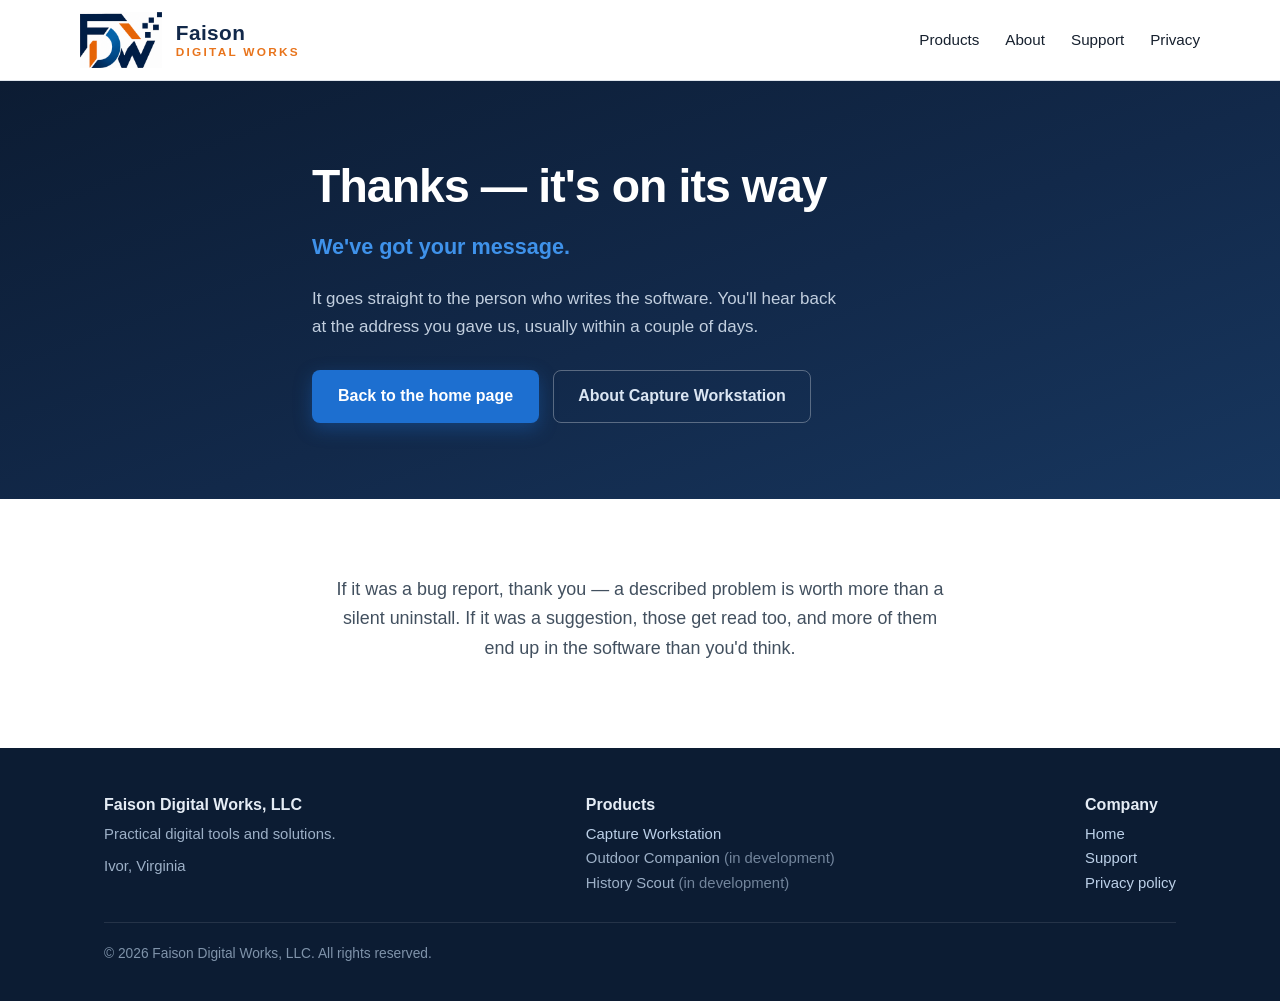
<file: thanks.html>
<!DOCTYPE html>
<html lang="en">
<head>
<meta charset="utf-8">
<meta name="viewport" content="width=device-width, initial-scale=1">
<title>Message sent — Faison Digital Works, LLC</title>
<meta name="robots" content="noindex">
<link rel="icon" href="img/fdw-logo.png">
<link rel="stylesheet" href="style.css">
</head>
<body>

<header>
  <div class="wrap bar">
    <a class="brand" href="index.html"><img src="img/fdw-mark.png" alt=""><span class="bn"><b>Faison</b><span>Digital Works</span></span></a>
    <nav>
      <ul>
        <li><a href="index.html#products">Products</a></li>
        <li><a href="index.html#about">About</a></li>
        <li><a href="support.html">Support</a></li>
        <li><a href="privacy.html">Privacy</a></li>
      </ul>
    </nav>
  </div>
</header>

<div class="hero">
  <div class="wrap hero-center">
    <h1>Thanks — it's on its way</h1>
    <p class="tag">We've got your message.</p>
    <p>It goes straight to the person who writes the software. You'll hear back at the address you gave us, usually within a couple of days.</p>
    <div class="cta-row">
      <a class="btn" href="index.html">Back to the home page</a>
      <a class="btn-ghost" href="capture-workstation.html">About Capture Workstation</a>
    </div>
  </div>
</div>

<section>
  <div class="wrap form-wrap">
    <p class="lead">If it was a bug report, thank you — a described problem is worth more than a silent uninstall. If it was a suggestion, those get read too, and more of them end up in the software than you'd think.</p>
  </div>
</section>

<footer>
  <div class="wrap">
    <div class="cols">
      <div>
        <div class="co">Faison Digital Works, LLC</div>
        <div>Practical digital tools and solutions.</div>
        <div style="margin-top:8px">Ivor, Virginia</div>
      </div>
      <div>
        <div class="co">Products</div>
        <div><a href="capture-workstation.html">Capture Workstation</a></div>
        <div>Outdoor Companion <span style="opacity:.7">(in development)</span></div>
        <div>History Scout <span style="opacity:.7">(in development)</span></div>
      </div>
      <div>
        <div class="co">Company</div>
        <div><a href="index.html">Home</a></div>
        <div><a href="support.html">Support</a></div>
        <div><a href="privacy.html">Privacy policy</a></div>
      </div>
    </div>
    <div class="fine">© 2026 Faison Digital Works, LLC. All rights reserved.</div>
  </div>
</footer>

</body>
</html>
</file>
<file: style.css>
/* Faison Digital Works, LLC — site styles */

:root{
  --navy:#12294a;
  --navy-deep:#0c1c33;
  --blue:#1d6fd0;
  --blue-light:#3f92ea;
  --orange:#e8741c;
  --ink:#16202e;
  --body:#42505f;
  --muted:#6b7887;
  --line:#dfe5ec;
  --bg:#ffffff;
  --bg-soft:#f5f8fb;
  --radius:14px;
  --wrap:1120px;
}
*{box-sizing:border-box}
html{scroll-behavior:smooth}
body{
  margin:0;
  font-family:"Segoe UI",-apple-system,BlinkMacSystemFont,Roboto,Helvetica,Arial,sans-serif;
  color:var(--body);
  background:var(--bg);
  line-height:1.65;
  font-size:17px;
  -webkit-font-smoothing:antialiased;
}
img{max-width:100%;display:block}
a{color:var(--blue);text-decoration:none}
a:hover{text-decoration:underline}
.wrap{max-width:var(--wrap);margin:0 auto;padding:0 24px}
h1,h2,h3{color:var(--ink);line-height:1.25;margin:0 0 .5em}
h2{font-size:2rem;letter-spacing:-.01em}
h3{font-size:1.15rem}

/* ---------- header ---------- */
header{
  border-bottom:1px solid var(--line);
  position:sticky;top:0;z-index:50;
  background:rgba(255,255,255,.94);
  backdrop-filter:saturate(180%) blur(8px);
}
.bar{display:flex;align-items:center;justify-content:space-between;gap:24px;padding:12px 0}
.brand{display:flex;align-items:center;gap:14px}
.brand:hover{text-decoration:none}
.brand img{height:56px;width:auto}
.brand .bn{display:flex;flex-direction:column;line-height:1.12}
.brand .bn b{color:var(--navy);font-size:1.3rem;font-weight:800;letter-spacing:.02em}
.brand .bn span{color:var(--orange);font-size:.74rem;font-weight:700;letter-spacing:.19em;text-transform:uppercase;margin-top:2px}
nav ul{display:flex;gap:26px;list-style:none;margin:0;padding:0;font-size:.95rem}
nav a{color:var(--ink);font-weight:500}
@media(max-width:760px){
  nav ul{gap:15px;font-size:.85rem}
  .brand img{height:46px}
  .brand .bn b{font-size:1.08rem}
  .brand .bn span{font-size:.66rem;letter-spacing:.15em}
  .bar{gap:12px}
}
@media(max-width:560px){
  nav ul{gap:12px;font-size:.78rem}
  .brand img{height:42px}
  .brand .bn{display:none}
  .wrap{padding:0 16px}
}

/* ---------- hero ---------- */
.hero{
  background:linear-gradient(160deg,var(--navy-deep) 0%,var(--navy) 55%,#17365e 100%);
  color:#e8eef6;
  padding:76px 0;
}
.hero h1{color:#fff;font-size:2.9rem;letter-spacing:-.02em;margin-bottom:.3em}
.hero .tag{font-size:1.35rem;color:var(--blue-light);font-weight:600;margin:0 0 20px}
.hero p{color:#c2cfdf;font-size:1.06rem}
.hero-grid{display:grid;grid-template-columns:1fr 1fr;gap:48px;align-items:center}
.hero-grid p{max-width:46ch}
.hero-img img{border-radius:12px;box-shadow:0 24px 60px rgba(0,0,0,.45)}
.hero-center{max-width:44rem}
.hero-center p{max-width:56ch}
.pills{display:flex;gap:22px;flex-wrap:wrap;margin:26px 0 0;padding:0;list-style:none}
.pills li{font-size:.82rem;letter-spacing:.14em;text-transform:uppercase;color:#8fb4de;font-weight:700}
.cta-row{display:flex;gap:14px;flex-wrap:wrap;margin-top:30px;align-items:center}
.btn{
  display:inline-block;background:var(--blue);color:#fff;font-weight:600;
  padding:13px 26px;border-radius:8px;font-size:1rem;
  box-shadow:0 6px 18px rgba(29,111,208,.35);
}
.btn:hover{background:#1a63ba;text-decoration:none;color:#fff}
.btn-ghost{
  display:inline-block;border:1px solid rgba(255,255,255,.3);color:#dbe6f3;
  padding:12px 24px;border-radius:8px;font-weight:600;font-size:1rem;
}
.btn-ghost:hover{border-color:rgba(255,255,255,.6);text-decoration:none;color:#fff}
.btn-note{font-size:.9rem;color:#94a7bd}
@media(max-width:860px){
  .hero{padding:52px 0}
  .hero-grid{grid-template-columns:1fr;gap:32px}
  .hero h1{font-size:2.2rem}
  .hero .tag{font-size:1.15rem}
}

/* ---------- sections ---------- */
section{padding:76px 0}
.soft{background:var(--bg-soft);border-top:1px solid var(--line);border-bottom:1px solid var(--line)}
.lead{font-size:1.12rem;max-width:62ch;margin:0 auto 8px;text-align:center;color:var(--body)}
.section-head{text-align:center;margin-bottom:48px}
.eyebrow{text-transform:uppercase;letter-spacing:.16em;font-size:.78rem;font-weight:700;color:var(--orange);margin:0 0 10px}

/* ---------- product cards (home) ---------- */
.products{display:grid;grid-template-columns:repeat(auto-fit,minmax(300px,1fr));gap:32px}
.product{
  border:1px solid var(--line);border-radius:var(--radius);overflow:hidden;background:#fff;
  display:flex;flex-direction:column;
  box-shadow:0 2px 14px rgba(18,41,74,.05);
}
.product .thumb{background:var(--navy-deep);aspect-ratio:16/10;overflow:hidden}
.product .thumb img{width:100%;height:100%;object-fit:cover}
.product .thumb.placeholder{
  display:flex;align-items:center;justify-content:center;
  background:linear-gradient(150deg,#16304f,#0e2038);
}
.product .thumb.placeholder svg{width:56px;height:56px;stroke:#4a7fb5;fill:none;stroke-width:1.4}
.product .body{padding:26px 26px 28px;flex:1;display:flex;flex-direction:column}
.product h3{font-size:1.3rem;margin-bottom:.15em}
.product .kicker{font-size:.95rem;color:var(--blue);font-weight:600;margin:0 0 12px}
.product p{margin:0 0 18px;font-size:.98rem}
.product .foot{margin-top:auto;display:flex;align-items:center;gap:14px;flex-wrap:wrap}
.badge{
  display:inline-block;font-size:.74rem;font-weight:700;letter-spacing:.1em;text-transform:uppercase;
  padding:5px 11px;border-radius:100px;
}
.badge-soon{background:#fdf0e4;color:#a9550f}
.badge-live{background:#e6f4ec;color:#1c6b3f}
@media(max-width:860px){.products{grid-template-columns:1fr}}

/* ---------- features ---------- */
.features{display:grid;grid-template-columns:repeat(3,1fr);gap:28px}
.card{background:#fff;border:1px solid var(--line);border-radius:var(--radius);padding:26px 24px}
.card h3{margin-bottom:.4em}
.card p{margin:0;font-size:.97rem;color:var(--body)}
.ico{width:38px;height:38px;border-radius:9px;background:#eaf2fc;display:flex;align-items:center;justify-content:center;margin-bottom:14px}
.ico svg{width:20px;height:20px;stroke:var(--blue);fill:none;stroke-width:1.9;stroke-linecap:round;stroke-linejoin:round}
@media(max-width:860px){.features{grid-template-columns:1fr}}

/* ---------- screenshots ---------- */
.shots{display:grid;gap:40px}
.shot{border:1px solid var(--line);border-radius:var(--radius);overflow:hidden;background:#fff;box-shadow:0 2px 14px rgba(18,41,74,.06)}
.shot img{width:100%}
.shot figcaption{padding:16px 20px;font-size:.95rem;color:var(--muted);border-top:1px solid var(--line)}
.shot figcaption strong{color:var(--ink);font-weight:600}
.shot-pair{display:grid;grid-template-columns:1.55fr 1fr;gap:40px;align-items:start}
@media(max-width:860px){.shot-pair{grid-template-columns:1fr}}
.made-with{text-align:center;font-size:.95rem;color:var(--muted);margin-top:36px;font-style:italic}

/* ---------- panels / support ---------- */
.support-grid{display:grid;grid-template-columns:1fr 1fr;gap:40px}
.panel{background:#fff;border:1px solid var(--line);border-radius:var(--radius);padding:30px 28px}
.panel h3{margin-top:0}
.mail{display:inline-block;font-weight:600;font-size:1.05rem;margin-top:6px}
ul.plain{margin:0;padding-left:20px}
ul.plain li{margin-bottom:8px}
@media(max-width:860px){.support-grid{grid-template-columns:1fr}}

/* ---------- footer ---------- */
footer{background:var(--navy-deep);color:#9db0c7;padding:44px 0 36px;font-size:.93rem}
footer .cols{display:flex;justify-content:space-between;gap:32px;flex-wrap:wrap;align-items:flex-start}
footer a{color:#bcd0e8}
footer .co{color:#e5ecf5;font-weight:600;font-size:1rem;margin-bottom:4px}
footer .fine{margin-top:26px;padding-top:20px;border-top:1px solid rgba(255,255,255,.1);font-size:.86rem;color:#7f93aa}

/* ---------- misc ---------- */
.crumb{font-size:.9rem;color:#94a7bd;margin:0 0 14px}
.crumb a{color:#a8c1de}
.two-col{display:grid;grid-template-columns:1fr 1fr;gap:44px;align-items:start}
@media(max-width:860px){.two-col{grid-template-columns:1fr;gap:28px}}

/* ---------- forms ---------- */
.form-wrap{max-width:760px;margin:0 auto}
.field{margin-bottom:22px}
.field label{
  display:block;font-weight:600;color:var(--ink);font-size:.95rem;margin-bottom:7px;
}
.field .hint{font-weight:400;color:var(--muted);font-size:.88rem}
.field input[type=text],
.field input[type=email],
.field select,
.field textarea{
  width:100%;font:inherit;font-size:1rem;color:var(--ink);
  background:#fff;border:1px solid #c9d3de;border-radius:9px;
  padding:12px 14px;transition:border-color .15s, box-shadow .15s;
}
.field textarea{min-height:170px;resize:vertical;line-height:1.6}
.field input:focus,.field select:focus,.field textarea:focus{
  outline:none;border-color:var(--blue);box-shadow:0 0 0 3px rgba(29,111,208,.16);
}
.field-row{display:grid;grid-template-columns:1fr 1fr;gap:22px}
@media(max-width:640px){.field-row{grid-template-columns:1fr}}
.form-actions{display:flex;align-items:center;gap:18px;flex-wrap:wrap;margin-top:28px}
button.btn{border:0;cursor:pointer;font-family:inherit}
.form-note{font-size:.9rem;color:var(--muted);margin-top:26px;line-height:1.6}
.honey{position:absolute;left:-9999px;width:1px;height:1px;overflow:hidden}
.req{color:var(--orange);font-weight:700}
.setup-warn{
  background:#fff6e9;border:1px solid #f0d3ab;border-left:5px solid var(--orange);
  border-radius:10px;padding:18px 22px;margin-bottom:34px;font-size:.95rem;color:#6b4a1e;
}
.setup-warn strong{color:#8a5a12}
</file>
